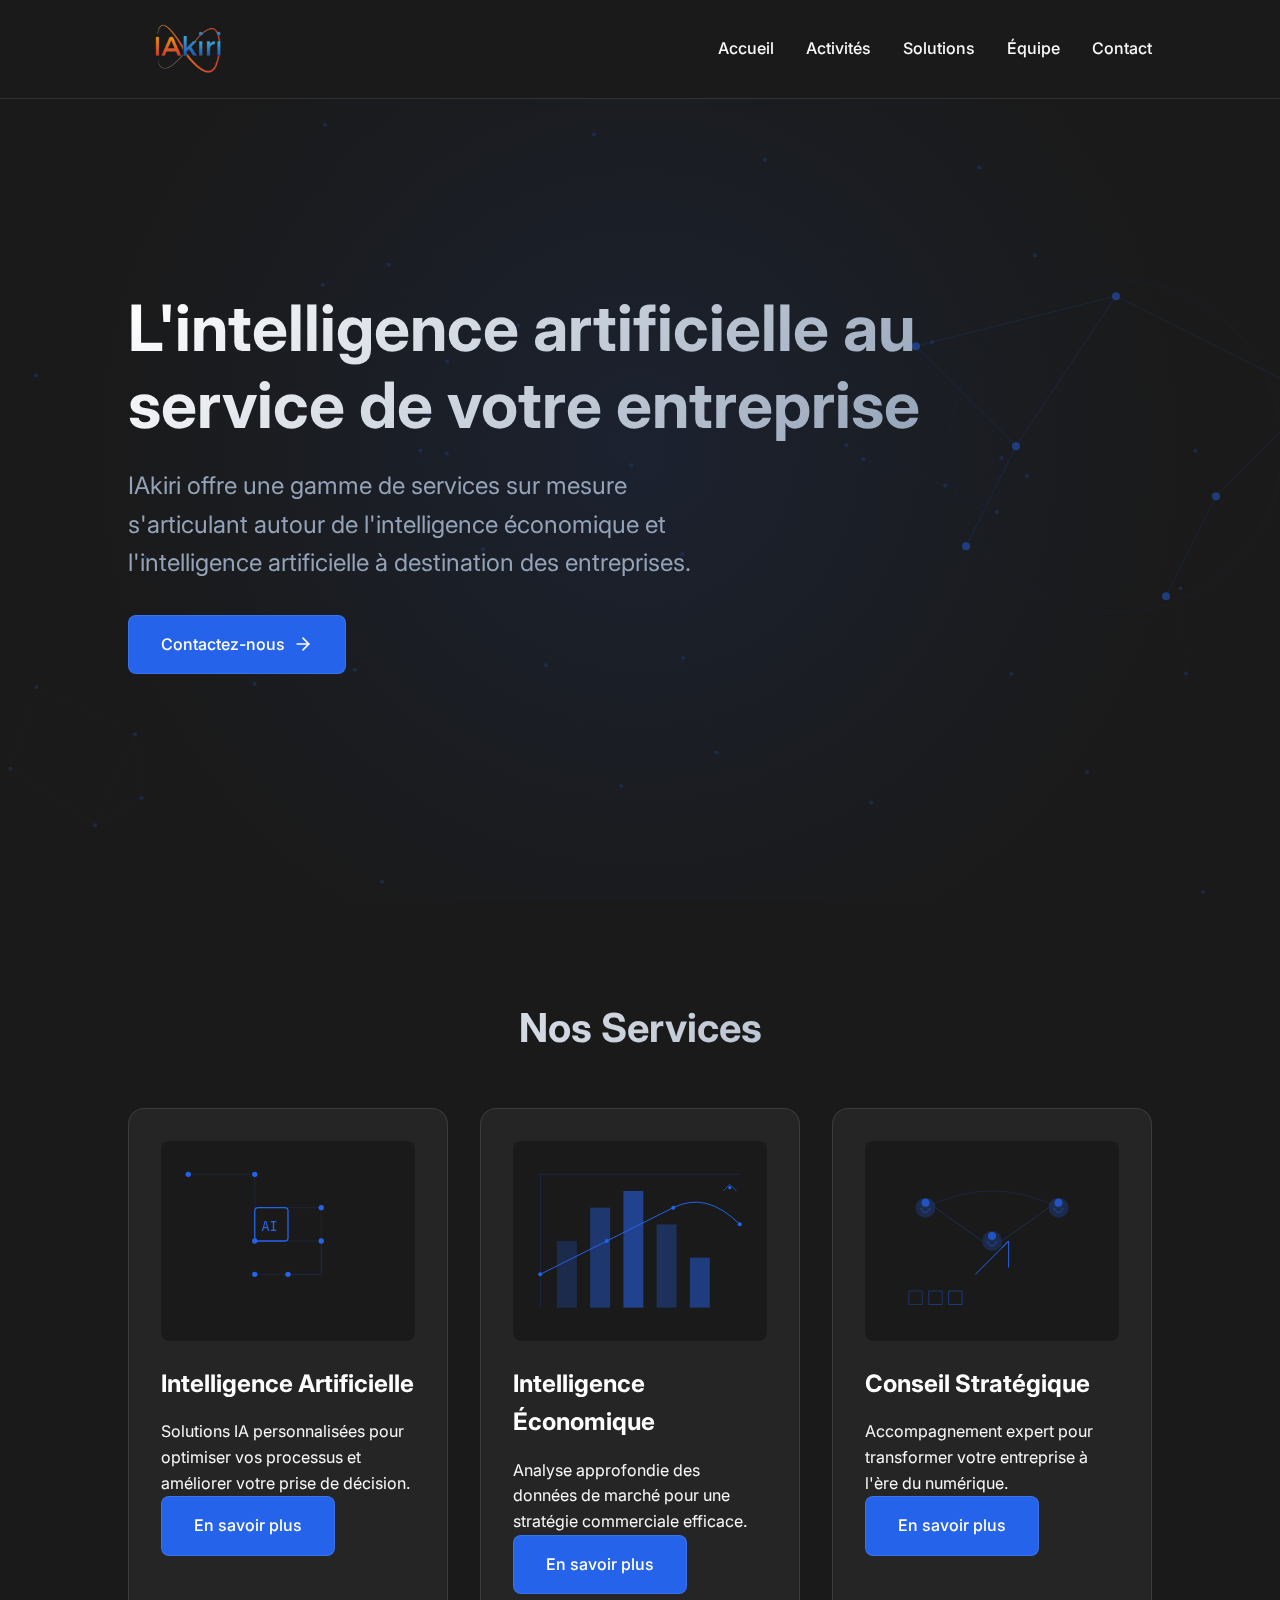
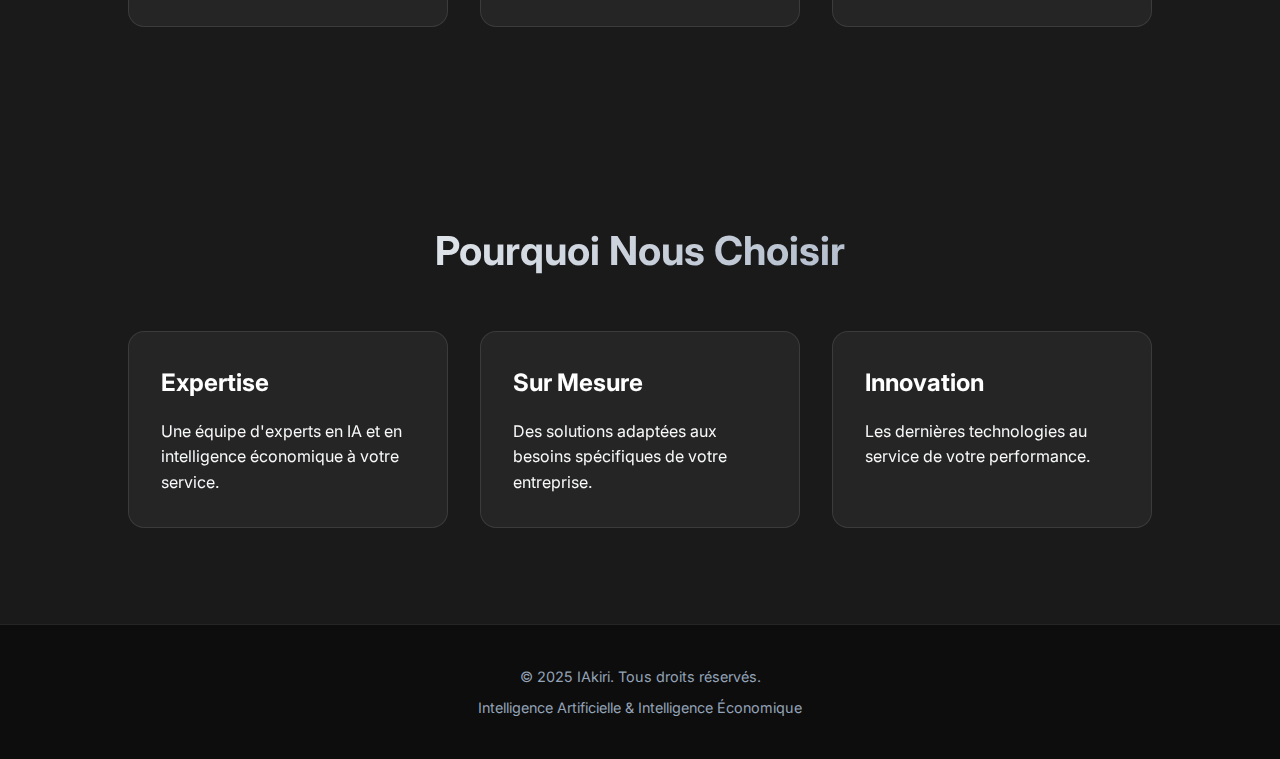
<file: index.html>
<!DOCTYPE html>
<html lang="fr">
<head>
    <meta charset="UTF-8">
    <meta name="viewport" content="width=device-width, initial-scale=1.0">
    <title>IAkiri - Intelligence Artificielle & Intelligence Économique</title>
    <link rel="icon" type="image/svg+xml" href="images/logo/logo.svg">
    <link href="https://fonts.googleapis.com/css2?family=Inter:wght@400;500;700&display=swap" rel="stylesheet">
    <link rel="stylesheet" href="css/style.css">
</head>
<body>
    <nav class="navbar">
        <a href="index.html" class="logo">
            <img src="images/logo/logo-removebg-preview.png" alt="IAkiri Logo">
        </a>
        <ul class="nav-links">
            <li><a href="index.html">Accueil</a></li>
            <li><a href="pages/activites.html">Activités</a></li>
            <li><a href="pages/solutions.html">Solutions</a></li>
            <li><a href="pages/equipe.html">Équipe</a></li>
            <li><a href="pages/contact.html">Contact</a></li>
        </ul>
    </nav>

    <section class="hero">
        <div class="hero-content">
            <h1>L'intelligence artificielle au service de votre entreprise</h1>
            <p class="subtitle">IAkiri offre une gamme de services sur mesure s'articulant autour de l'intelligence économique et l'intelligence artificielle à destination des entreprises.</p>
            <a href="pages/contact.html" class="button">
                Contactez-nous
                <svg xmlns="http://www.w3.org/2000/svg" width="20" height="20" viewBox="0 0 24 24" fill="none" stroke="currentColor" stroke-width="2" stroke-linecap="round" stroke-linejoin="round">
                    <line x1="5" y1="12" x2="19" y2="12"></line>
                    <polyline points="12 5 19 12 12 19"></polyline>
                </svg>
            </a>
        </div>
        <div class="hero-image">
            <img src="assets/images/ai-illustration.svg" alt="Intelligence Artificielle Illustration" />
        </div>
    </section>

    <section class="section">
        <h2 class="section-title">Nos Services</h2>
        <div class="cards-grid">
            <div class="card">
                <div class="card-image">
                    <img src="assets/images/ai-service.svg" alt="Intelligence Artificielle" />
                </div>
                <h3>Intelligence Artificielle</h3>
                <p>Solutions IA personnalisées pour optimiser vos processus et améliorer votre prise de décision.</p>
                <a href="pages/solutions.html#ia" class="button">En savoir plus</a>
            </div>
            <div class="card">
                <div class="card-image">
                    <img src="assets/images/business-intelligence.svg" alt="Intelligence Économique" />
                </div>
                <h3>Intelligence Économique</h3>
                <p>Analyse approfondie des données de marché pour une stratégie commerciale efficace.</p>
                <a href="pages/solutions.html#ie" class="button">En savoir plus</a>
            </div>
            <div class="card">
                <div class="card-image">
                    <img src="assets/images/consulting.svg" alt="Conseil Stratégique" />
                </div>
                <h3>Conseil Stratégique</h3>
                <p>Accompagnement expert pour transformer votre entreprise à l'ère du numérique.</p>
                <a href="pages/solutions.html#conseil" class="button">En savoir plus</a>
            </div>
        </div>
    </section>

    <section class="section">
        <h2 class="section-title">Pourquoi Nous Choisir</h2>
        <div class="cards-grid">
            <div class="card">
                <h3>Expertise</h3>
                <p>Une équipe d'experts en IA et en intelligence économique à votre service.</p>
            </div>
            <div class="card">
                <h3>Sur Mesure</h3>
                <p>Des solutions adaptées aux besoins spécifiques de votre entreprise.</p>
            </div>
            <div class="card">
                <h3>Innovation</h3>
                <p>Les dernières technologies au service de votre performance.</p>
            </div>
        </div>
    </section>

    <footer class="footer">
        <p>© 2025 IAkiri. Tous droits réservés.</p>
        <p>Intelligence Artificielle & Intelligence Économique</p>
    </footer>

    <script src="js/background.js"></script>
</body>
</html>
</file>
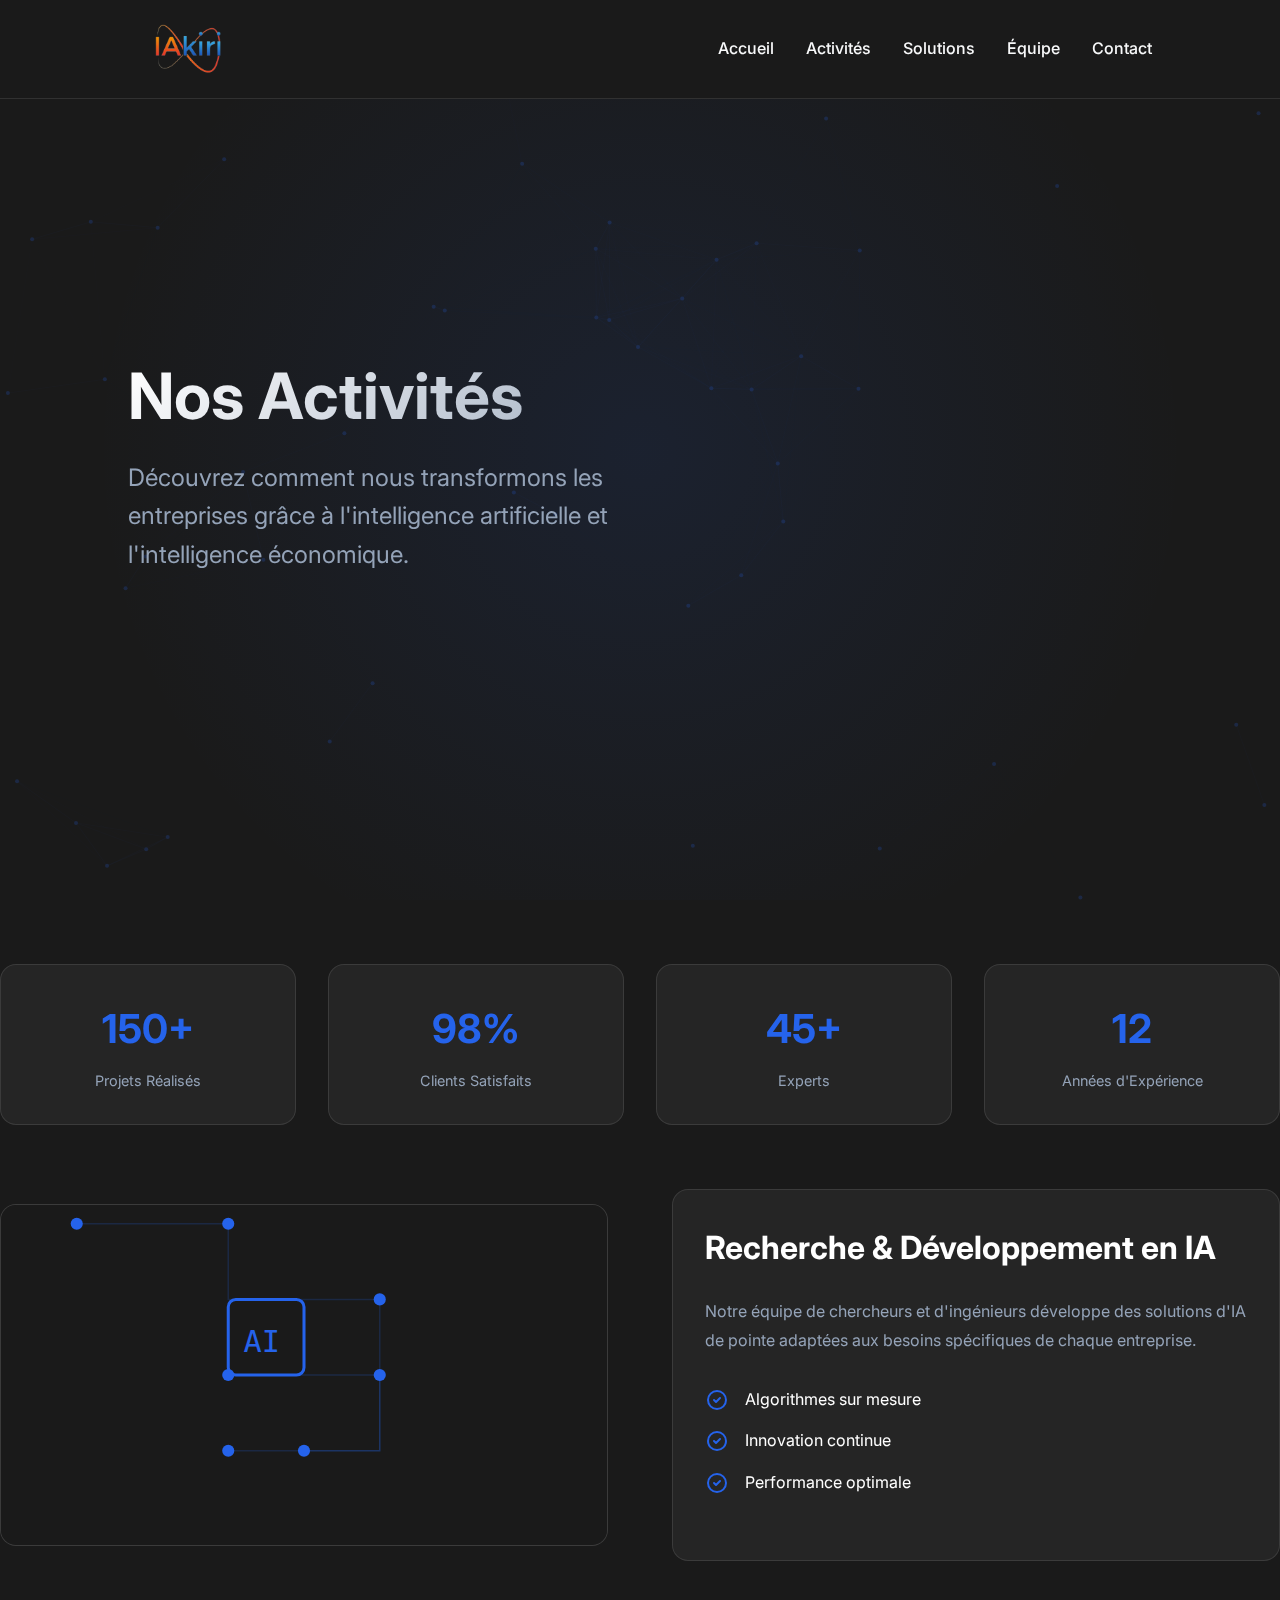
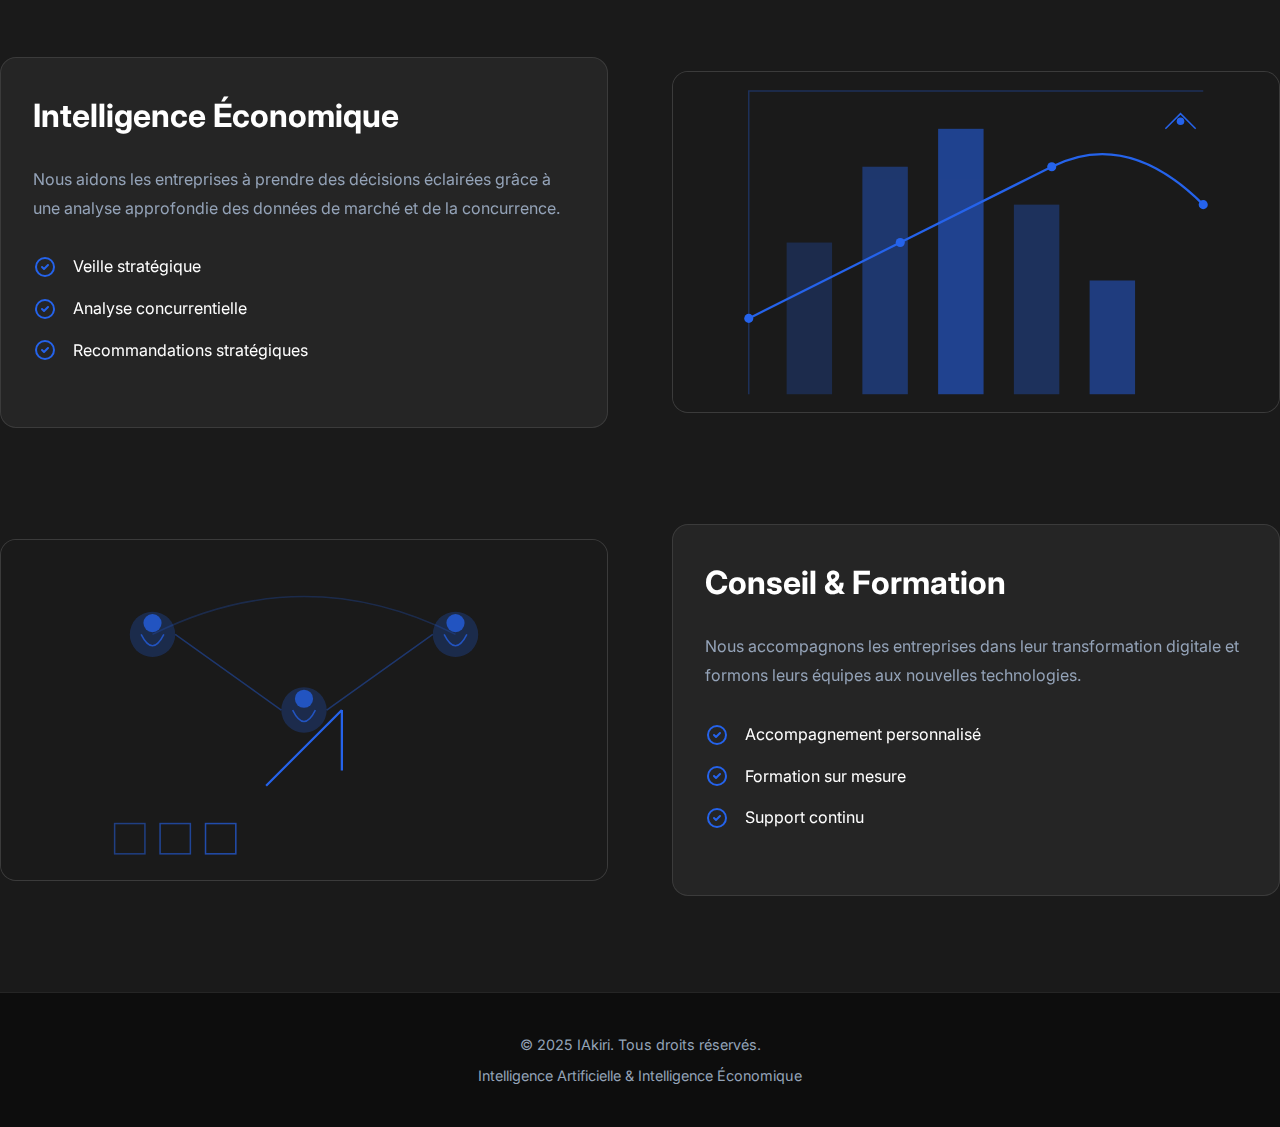
<file: pages/activites.html>
<!DOCTYPE html>
<html lang="fr">
<head>
    <meta charset="UTF-8">
    <meta name="viewport" content="width=device-width, initial-scale=1.0">
    <title>Nos Activités - IAkiri</title>
    <link rel="icon" type="image/svg+xml" href="../images/logo/logo.svg">
    <link href="https://fonts.googleapis.com/css2?family=Inter:wght@400;500;700&display=swap" rel="stylesheet">
    <link rel="stylesheet" href="../css/style.css">
    <style>
        .activity-section {
            margin-bottom: 6rem;
            position: relative;
            overflow: hidden;
        }

        .activity-content {
            display: grid;
            grid-template-columns: 1fr 1fr;
            gap: 4rem;
            align-items: center;
        }

        .activity-image {
            position: relative;
            border-radius: 16px;
            overflow: hidden;
            aspect-ratio: 16/9;
            background: rgba(255, 255, 255, 0.05);
            border: 1px solid rgba(255, 255, 255, 0.1);
        }

        .activity-image img {
            width: 100%;
            height: 100%;
            object-fit: cover;
        }

        .activity-text {
            padding: 2rem;
            background: rgba(255, 255, 255, 0.05);
            border: 1px solid rgba(255, 255, 255, 0.1);
            border-radius: 16px;
            backdrop-filter: blur(10px);
        }

        .activity-text h3 {
            font-size: 2rem;
            margin-bottom: 1.5rem;
            color: #fff;
        }

        .activity-text p {
            color: #94a3b8;
            margin-bottom: 1.5rem;
            line-height: 1.8;
        }

        .features-list {
            list-style: none;
            padding: 0;
            margin: 2rem 0;
        }

        .feature-item {
            display: flex;
            align-items: center;
            gap: 1rem;
            margin-bottom: 1rem;
            color: #fff;
        }

        .feature-icon {
            width: 24px;
            height: 24px;
            color: var(--primary);
        }

        .stats-grid {
            display: grid;
            grid-template-columns: repeat(auto-fit, minmax(200px, 1fr));
            gap: 2rem;
            margin: 4rem 0;
        }

        .stat-card {
            text-align: center;
            padding: 2rem;
            background: rgba(255, 255, 255, 0.05);
            border: 1px solid rgba(255, 255, 255, 0.1);
            border-radius: 16px;
            backdrop-filter: blur(10px);
        }

        .stat-number {
            font-size: 2.5rem;
            font-weight: 700;
            color: var(--primary);
            margin-bottom: 0.5rem;
        }

        .stat-label {
            color: #94a3b8;
            font-size: 0.9rem;
        }

        @media (max-width: 768px) {
            .activity-content {
                grid-template-columns: 1fr;
                gap: 2rem;
            }
        }
    </style>
</head>
<body>
    <nav class="navbar">
        <a href="../index.html" class="logo">
            <img src="../images/logo/logo-removebg-preview.png" alt="IAkiri Logo">
        </a>
        <ul class="nav-links">
            <li><a href="../index.html">Accueil</a></li>
            <li><a href="activites.html">Activités</a></li>
            <li><a href="solutions.html">Solutions</a></li>
            <li><a href="equipe.html">Équipe</a></li>
            <li><a href="contact.html">Contact</a></li>
        </ul>
    </nav>

    <section class="hero">
        <div class="hero-content">
            <h1>Nos Activités</h1>
            <p class="subtitle">Découvrez comment nous transformons les entreprises grâce à l'intelligence artificielle et l'intelligence économique.</p>
        </div>
    </section>

    <div class="stats-grid">
        <div class="stat-card">
            <div class="stat-number">150+</div>
            <div class="stat-label">Projets Réalisés</div>
        </div>
        <div class="stat-card">
            <div class="stat-number">98%</div>
            <div class="stat-label">Clients Satisfaits</div>
        </div>
        <div class="stat-card">
            <div class="stat-number">45+</div>
            <div class="stat-label">Experts</div>
        </div>
        <div class="stat-card">
            <div class="stat-number">12</div>
            <div class="stat-label">Années d'Expérience</div>
        </div>
    </div>

    <section class="activity-section">
        <div class="activity-content">
            <div class="activity-image">
                <img src="../assets/images/ai-service.svg" alt="Recherche en IA">
            </div>
            <div class="activity-text">
                <h3>Recherche & Développement en IA</h3>
                <p>Notre équipe de chercheurs et d'ingénieurs développe des solutions d'IA de pointe adaptées aux besoins spécifiques de chaque entreprise.</p>
                <ul class="features-list">
                    <li class="feature-item">
                        <svg class="feature-icon" xmlns="http://www.w3.org/2000/svg" fill="none" viewBox="0 0 24 24" stroke="currentColor">
                            <path stroke-linecap="round" stroke-linejoin="round" stroke-width="2" d="M9 12l2 2 4-4m6 2a9 9 0 11-18 0 9 9 0 0118 0z" />
                        </svg>
                        Algorithmes sur mesure
                    </li>
                    <li class="feature-item">
                        <svg class="feature-icon" xmlns="http://www.w3.org/2000/svg" fill="none" viewBox="0 0 24 24" stroke="currentColor">
                            <path stroke-linecap="round" stroke-linejoin="round" stroke-width="2" d="M9 12l2 2 4-4m6 2a9 9 0 11-18 0 9 9 0 0118 0z" />
                        </svg>
                        Innovation continue
                    </li>
                    <li class="feature-item">
                        <svg class="feature-icon" xmlns="http://www.w3.org/2000/svg" fill="none" viewBox="0 0 24 24" stroke="currentColor">
                            <path stroke-linecap="round" stroke-linejoin="round" stroke-width="2" d="M9 12l2 2 4-4m6 2a9 9 0 11-18 0 9 9 0 0118 0z" />
                        </svg>
                        Performance optimale
                    </li>
                </ul>
            </div>
        </div>
    </section>

    <section class="activity-section">
        <div class="activity-content">
            <div class="activity-text">
                <h3>Intelligence Économique</h3>
                <p>Nous aidons les entreprises à prendre des décisions éclairées grâce à une analyse approfondie des données de marché et de la concurrence.</p>
                <ul class="features-list">
                    <li class="feature-item">
                        <svg class="feature-icon" xmlns="http://www.w3.org/2000/svg" fill="none" viewBox="0 0 24 24" stroke="currentColor">
                            <path stroke-linecap="round" stroke-linejoin="round" stroke-width="2" d="M9 12l2 2 4-4m6 2a9 9 0 11-18 0 9 9 0 0118 0z" />
                        </svg>
                        Veille stratégique
                    </li>
                    <li class="feature-item">
                        <svg class="feature-icon" xmlns="http://www.w3.org/2000/svg" fill="none" viewBox="0 0 24 24" stroke="currentColor">
                            <path stroke-linecap="round" stroke-linejoin="round" stroke-width="2" d="M9 12l2 2 4-4m6 2a9 9 0 11-18 0 9 9 0 0118 0z" />
                        </svg>
                        Analyse concurrentielle
                    </li>
                    <li class="feature-item">
                        <svg class="feature-icon" xmlns="http://www.w3.org/2000/svg" fill="none" viewBox="0 0 24 24" stroke="currentColor">
                            <path stroke-linecap="round" stroke-linejoin="round" stroke-width="2" d="M9 12l2 2 4-4m6 2a9 9 0 11-18 0 9 9 0 0118 0z" />
                        </svg>
                        Recommandations stratégiques
                    </li>
                </ul>
            </div>
            <div class="activity-image">
                <img src="../assets/images/business-intelligence.svg" alt="Intelligence Économique">
            </div>
        </div>
    </section>

    <section class="activity-section">
        <div class="activity-content">
            <div class="activity-image">
                <img src="../assets/images/consulting.svg" alt="Conseil">
            </div>
            <div class="activity-text">
                <h3>Conseil & Formation</h3>
                <p>Nous accompagnons les entreprises dans leur transformation digitale et formons leurs équipes aux nouvelles technologies.</p>
                <ul class="features-list">
                    <li class="feature-item">
                        <svg class="feature-icon" xmlns="http://www.w3.org/2000/svg" fill="none" viewBox="0 0 24 24" stroke="currentColor">
                            <path stroke-linecap="round" stroke-linejoin="round" stroke-width="2" d="M9 12l2 2 4-4m6 2a9 9 0 11-18 0 9 9 0 0118 0z" />
                        </svg>
                        Accompagnement personnalisé
                    </li>
                    <li class="feature-item">
                        <svg class="feature-icon" xmlns="http://www.w3.org/2000/svg" fill="none" viewBox="0 0 24 24" stroke="currentColor">
                            <path stroke-linecap="round" stroke-linejoin="round" stroke-width="2" d="M9 12l2 2 4-4m6 2a9 9 0 11-18 0 9 9 0 0118 0z" />
                        </svg>
                        Formation sur mesure
                    </li>
                    <li class="feature-item">
                        <svg class="feature-icon" xmlns="http://www.w3.org/2000/svg" fill="none" viewBox="0 0 24 24" stroke="currentColor">
                            <path stroke-linecap="round" stroke-linejoin="round" stroke-width="2" d="M9 12l2 2 4-4m6 2a9 9 0 11-18 0 9 9 0 0118 0z" />
                        </svg>
                        Support continu
                    </li>
                </ul>
            </div>
        </div>
    </section>

    <footer class="footer">
        <p>© 2025 IAkiri. Tous droits réservés.</p>
        <p>Intelligence Artificielle & Intelligence Économique</p>
    </footer>

    <script src="../js/background.js"></script>
</body>
</html>
</file>
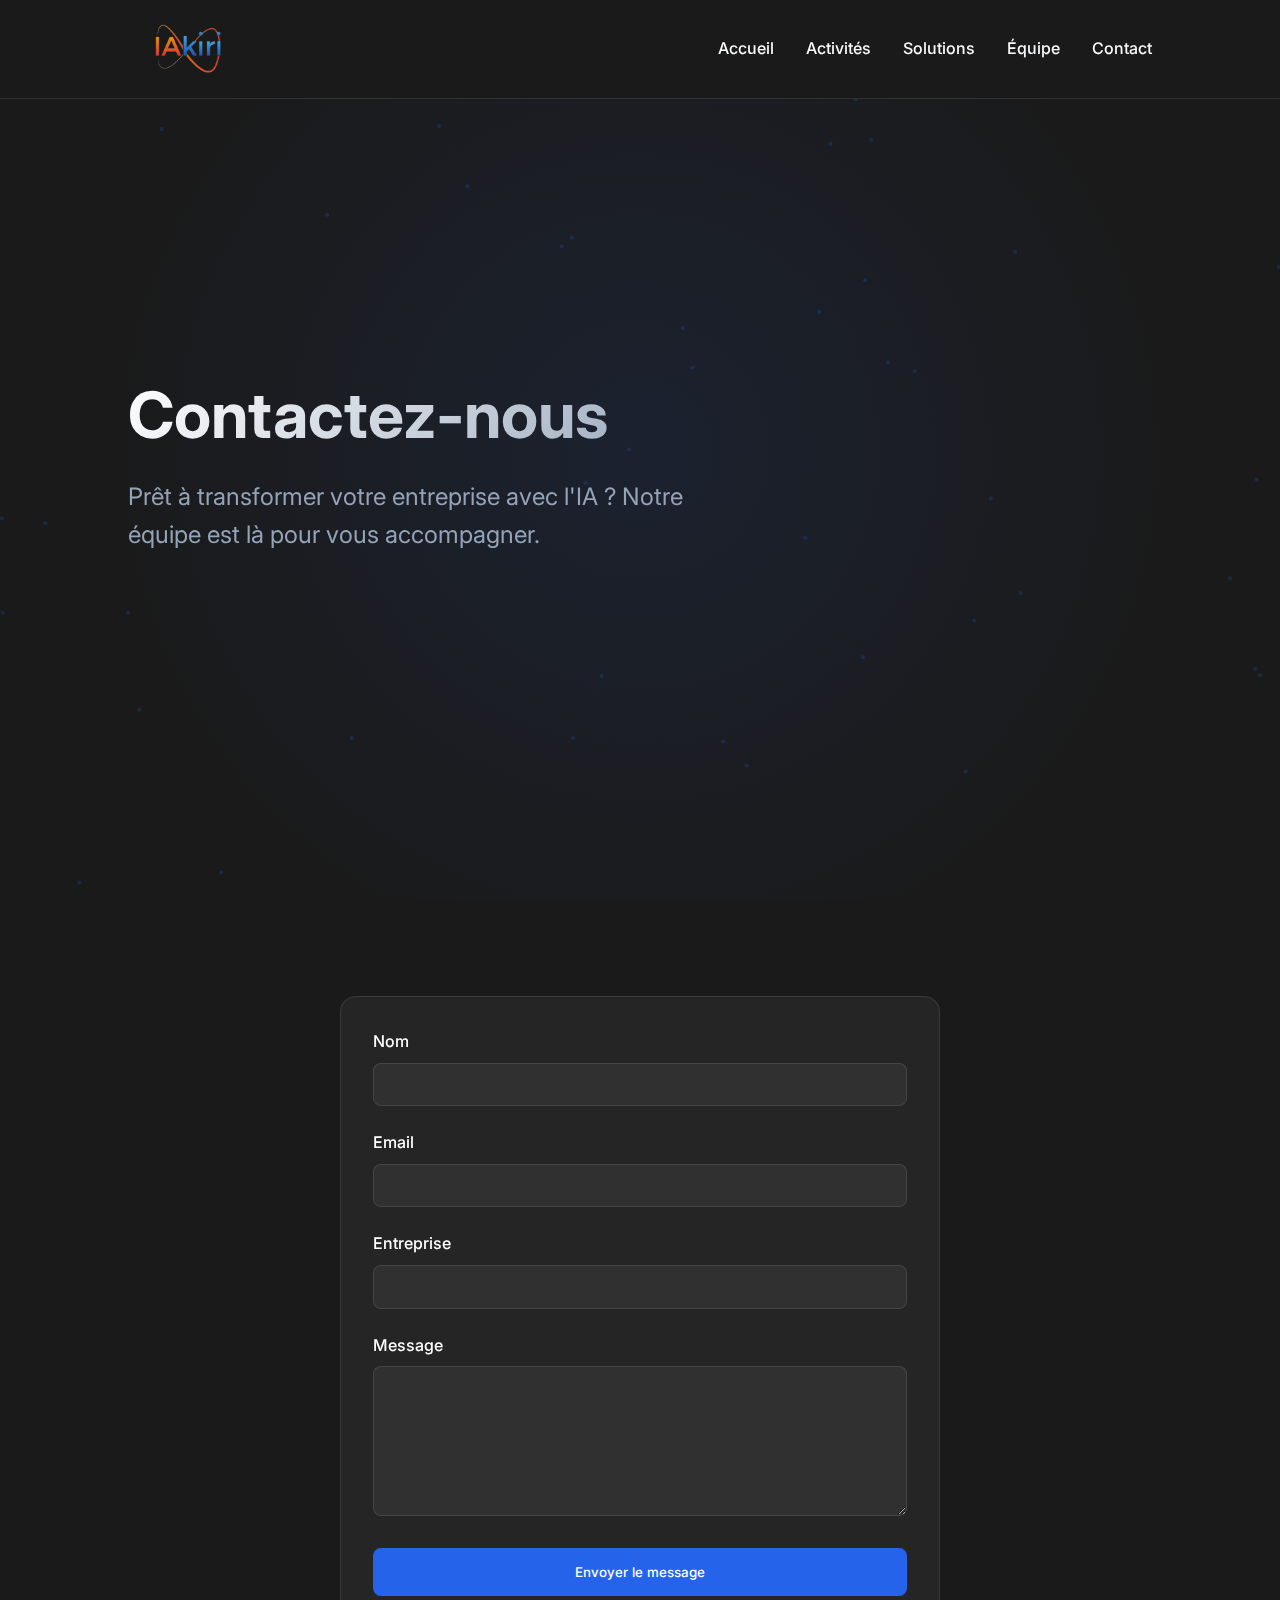
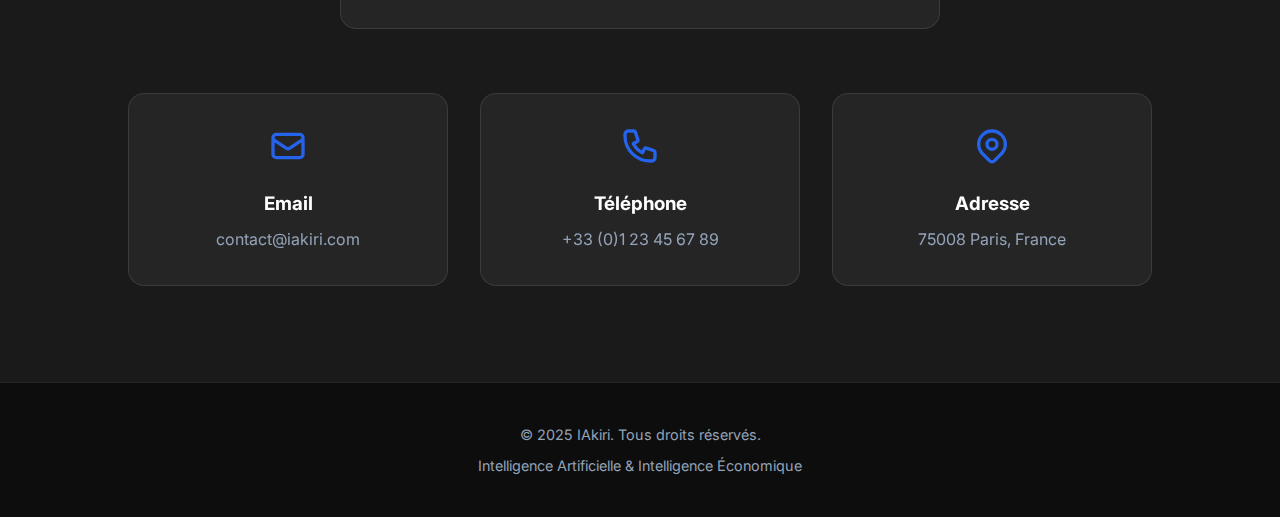
<file: pages/contact.html>
<!DOCTYPE html>
<html lang="fr">
<head>
    <meta charset="UTF-8">
    <meta name="viewport" content="width=device-width, initial-scale=1.0">
    <title>Contact - IAkiri</title>
    <link rel="icon" type="image/svg+xml" href="../images/logo/logo.svg">
    <link href="https://fonts.googleapis.com/css2?family=Inter:wght@400;500;700&display=swap" rel="stylesheet">
    <link rel="stylesheet" href="../css/style.css">
    <style>
        .contact-form {
            max-width: 600px;
            margin: 0 auto;
            padding: 2rem;
            background: rgba(255, 255, 255, 0.05);
            border: 1px solid rgba(255, 255, 255, 0.1);
            border-radius: 16px;
            backdrop-filter: blur(10px);
        }

        .form-group {
            margin-bottom: 1.5rem;
        }

        .form-group label {
            display: block;
            margin-bottom: 0.5rem;
            color: #fff;
            font-weight: 500;
        }

        .form-group input,
        .form-group textarea {
            width: 100%;
            padding: 0.8rem;
            background: rgba(255, 255, 255, 0.05);
            border: 1px solid rgba(255, 255, 255, 0.1);
            border-radius: 8px;
            color: #fff;
            font-family: 'Inter', sans-serif;
            transition: all 0.3s ease;
        }

        .form-group input:focus,
        .form-group textarea:focus {
            outline: none;
            border-color: var(--primary);
            box-shadow: 0 0 0 2px rgba(37, 99, 235, 0.2);
        }

        .form-group textarea {
            min-height: 150px;
            resize: vertical;
        }

        .contact-info-grid {
            display: grid;
            grid-template-columns: repeat(auto-fit, minmax(250px, 1fr));
            gap: 2rem;
            margin-top: 4rem;
        }

        .contact-info-item {
            text-align: center;
            padding: 2rem;
            background: rgba(255, 255, 255, 0.05);
            border: 1px solid rgba(255, 255, 255, 0.1);
            border-radius: 16px;
            backdrop-filter: blur(10px);
        }

        .contact-info-item svg {
            width: 40px;
            height: 40px;
            margin-bottom: 1rem;
            color: var(--primary);
        }

        .contact-info-item h3 {
            margin-bottom: 0.5rem;
            color: #fff;
        }

        .contact-info-item p {
            color: #94a3b8;
        }

        .submit-button {
            width: 100%;
            padding: 1rem;
            background: var(--primary);
            color: white;
            border: none;
            border-radius: 8px;
            font-weight: 500;
            cursor: pointer;
            transition: all 0.3s ease;
        }

        .submit-button:hover {
            background: var(--secondary);
            transform: translateY(-2px);
        }
    </style>
</head>
<body>
    <nav class="navbar">
        <a href="../index.html" class="logo">
            <img src="../images/logo/logo-removebg-preview.png" alt="IAkiri Logo">
        </a>
        <ul class="nav-links">
            <li><a href="../index.html">Accueil</a></li>
            <li><a href="activites.html">Activités</a></li>
            <li><a href="solutions.html">Solutions</a></li>
            <li><a href="equipe.html">Équipe</a></li>
            <li><a href="contact.html">Contact</a></li>
        </ul>
    </nav>

    <section class="hero">
        <div class="hero-content">
            <h1>Contactez-nous</h1>
            <p class="subtitle">Prêt à transformer votre entreprise avec l'IA ? Notre équipe est là pour vous accompagner.</p>
        </div>
    </section>

    <section class="section">
        <div class="contact-form">
            <form id="contact-form">
                <div class="form-group">
                    <label for="name">Nom</label>
                    <input type="text" id="name" name="name" required>
                </div>
                <div class="form-group">
                    <label for="email">Email</label>
                    <input type="email" id="email" name="email" required>
                </div>
                <div class="form-group">
                    <label for="company">Entreprise</label>
                    <input type="text" id="company" name="company">
                </div>
                <div class="form-group">
                    <label for="message">Message</label>
                    <textarea id="message" name="message" required></textarea>
                </div>
                <button type="submit" class="submit-button">Envoyer le message</button>
            </form>
        </div>

        <div class="contact-info-grid">
            <div class="contact-info-item">
                <svg xmlns="http://www.w3.org/2000/svg" fill="none" viewBox="0 0 24 24" stroke="currentColor">
                    <path stroke-linecap="round" stroke-linejoin="round" stroke-width="2" d="M3 8l7.89 5.26a2 2 0 002.22 0L21 8M5 19h14a2 2 0 002-2V7a2 2 0 00-2-2H5a2 2 0 00-2 2v10a2 2 0 002 2z" />
                </svg>
                <h3>Email</h3>
                <p>contact@iakiri.com</p>
            </div>
            <div class="contact-info-item">
                <svg xmlns="http://www.w3.org/2000/svg" fill="none" viewBox="0 0 24 24" stroke="currentColor">
                    <path stroke-linecap="round" stroke-linejoin="round" stroke-width="2" d="M3 5a2 2 0 012-2h3.28a1 1 0 01.948.684l1.498 4.493a1 1 0 01-.502 1.21l-2.257 1.13a11.042 11.042 0 005.516 5.516l1.13-2.257a1 1 0 011.21-.502l4.493 1.498a1 1 0 01.684.949V19a2 2 0 01-2 2h-1C9.716 21 3 14.284 3 6V5z" />
                </svg>
                <h3>Téléphone</h3>
                <p>+33 (0)1 23 45 67 89</p>
            </div>
            <div class="contact-info-item">
                <svg xmlns="http://www.w3.org/2000/svg" fill="none" viewBox="0 0 24 24" stroke="currentColor">
                    <path stroke-linecap="round" stroke-linejoin="round" stroke-width="2" d="M17.657 16.657L13.414 20.9a1.998 1.998 0 01-2.827 0l-4.244-4.243a8 8 0 1111.314 0z" />
                    <path stroke-linecap="round" stroke-linejoin="round" stroke-width="2" d="M15 11a3 3 0 11-6 0 3 3 0 016 0z" />
                </svg>
                <h3>Adresse</h3>
                <p>75008 Paris, France</p>
            </div>
        </div>
    </section>

    <footer class="footer">
        <p>© 2025 IAkiri. Tous droits réservés.</p>
        <p>Intelligence Artificielle & Intelligence Économique</p>
    </footer>

    <script src="../js/background.js"></script>
</body>
</html>
</file>
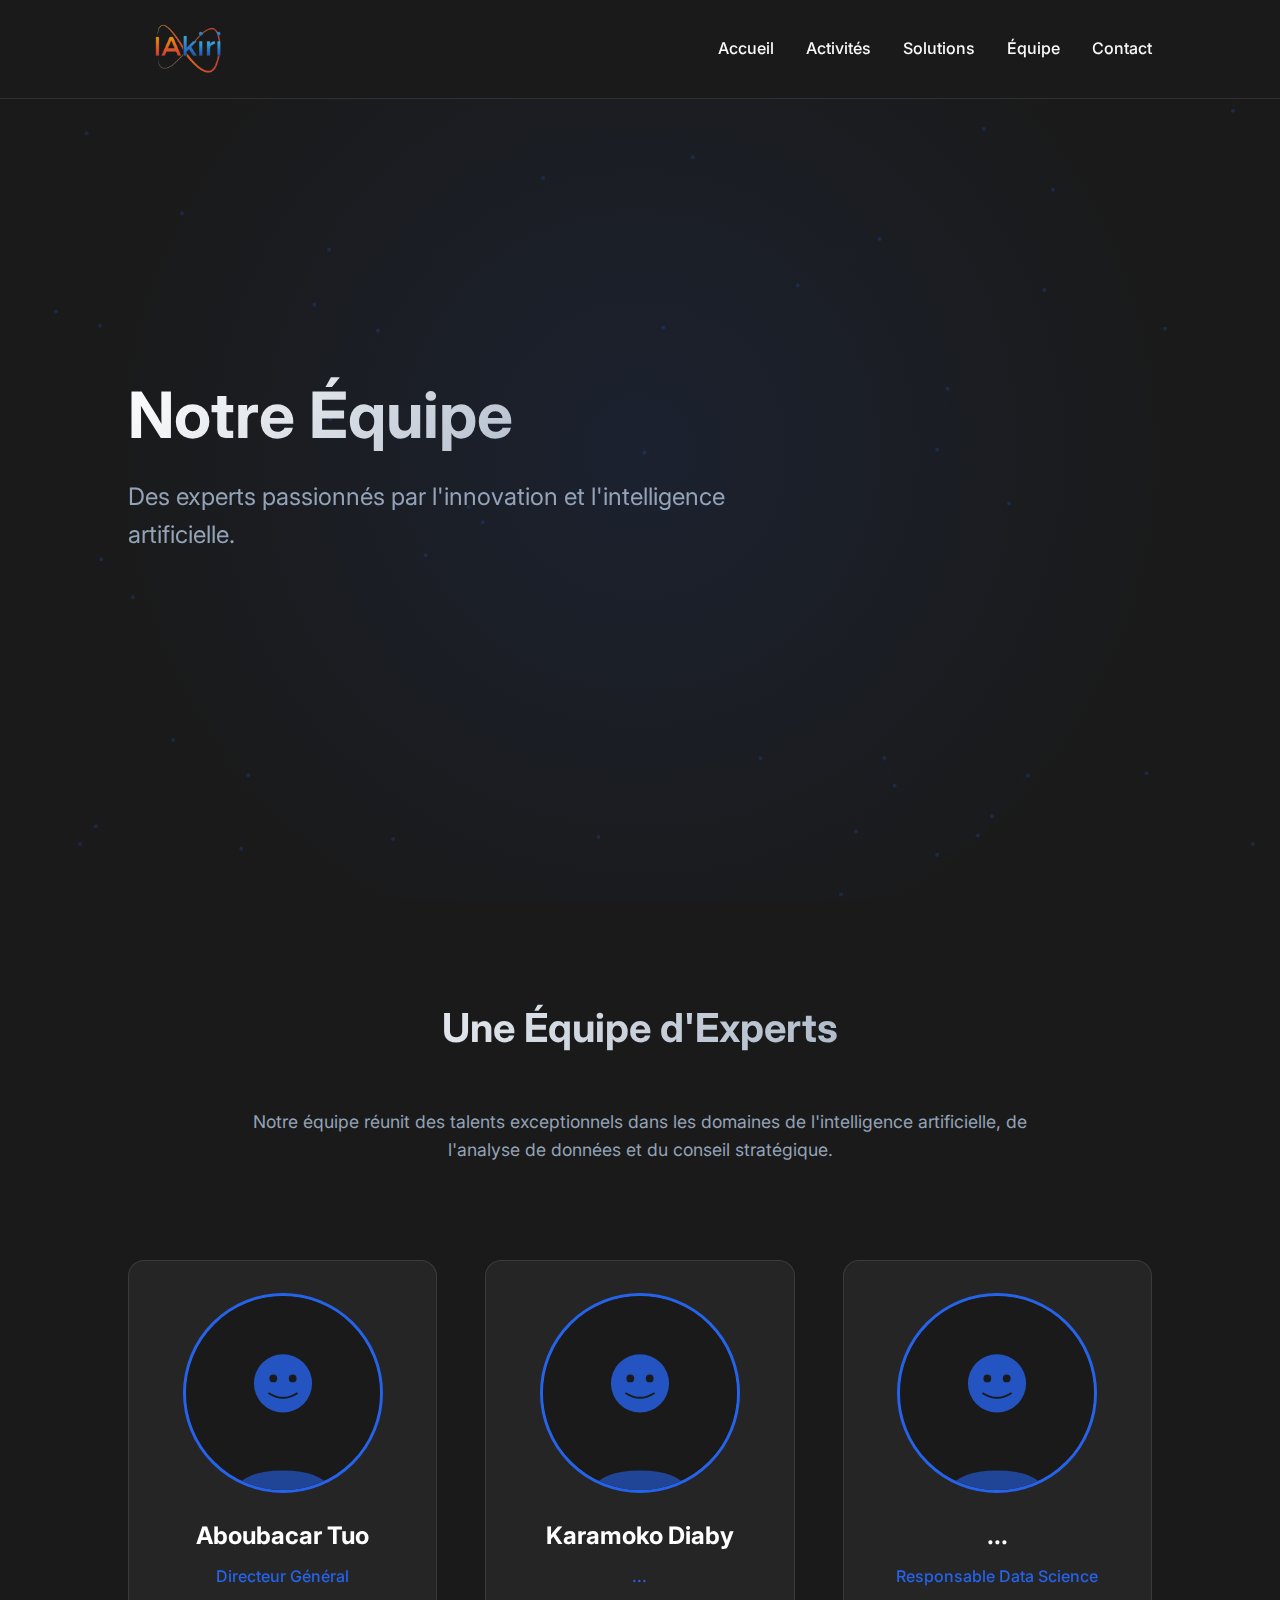
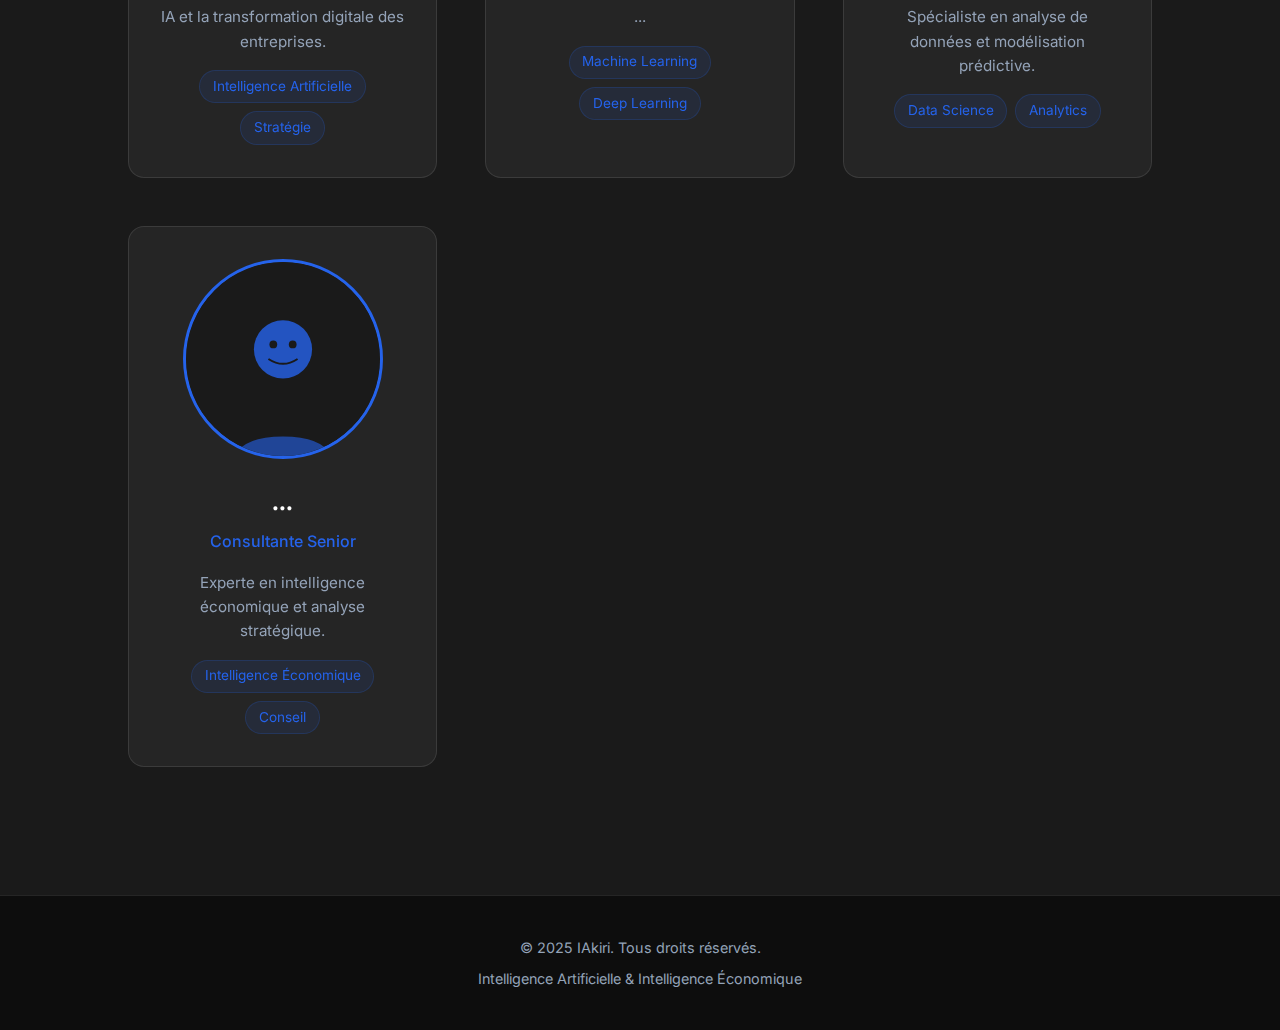
<file: pages/equipe.html>
<!DOCTYPE html>
<html lang="fr">
<head>
    <meta charset="UTF-8">
    <meta name="viewport" content="width=device-width, initial-scale=1.0">
    <title>Notre Équipe - IAkiri</title>
    <link rel="icon" type="image/svg+xml" href="../images/logo/logo.svg">
    <link href="https://fonts.googleapis.com/css2?family=Inter:wght@400;500;700&display=swap" rel="stylesheet">
    <link rel="stylesheet" href="../css/style.css">
    <style>
        .team-grid {
            display: grid;
            grid-template-columns: repeat(auto-fit, minmax(280px, 1fr));
            gap: 3rem;
            padding: 2rem 0;
        }

        .team-member {
            text-align: center;
            background: rgba(255, 255, 255, 0.05);
            border: 1px solid rgba(255, 255, 255, 0.1);
            border-radius: 16px;
            padding: 2rem;
            transition: all 0.3s ease;
            backdrop-filter: blur(10px);
        }

        .team-member:hover {
            transform: translateY(-10px);
            box-shadow: 0 4px 20px rgba(37, 99, 235, 0.2);
        }

        .member-photo {
            width: 200px;
            height: 200px;
            border-radius: 50%;
            margin: 0 auto 1.5rem;
            overflow: hidden;
            border: 3px solid var(--primary);
            position: relative;
        }

        .member-photo img {
            width: 100%;
            height: 100%;
            object-fit: cover;
        }

        .member-info h3 {
            color: #fff;
            font-size: 1.5rem;
            margin-bottom: 0.5rem;
        }

        .member-role {
            color: var(--primary);
            font-weight: 500;
            margin-bottom: 1rem;
        }

        .member-bio {
            color: #94a3b8;
            font-size: 0.95rem;
            line-height: 1.6;
        }

        .expertise-tags {
            display: flex;
            flex-wrap: wrap;
            gap: 0.5rem;
            justify-content: center;
            margin-top: 1rem;
        }

        .expertise-tag {
            background: rgba(37, 99, 235, 0.1);
            color: var(--primary);
            padding: 0.3rem 0.8rem;
            border-radius: 20px;
            font-size: 0.85rem;
            border: 1px solid rgba(37, 99, 235, 0.2);
        }

        .section-intro {
            text-align: center;
            max-width: 800px;
            margin: 0 auto 4rem;
        }

        .section-intro p {
            color: #94a3b8;
            font-size: 1.1rem;
            margin-top: 1rem;
        }
    </style>
</head>
<body>
    <nav class="navbar">
        <a href="../index.html" class="logo">
            <img src="../images/logo/logo-removebg-preview.png" alt="IAkiri Logo">
        </a>
        <ul class="nav-links">
            <li><a href="../index.html">Accueil</a></li>
            <li><a href="activites.html">Activités</a></li>
            <li><a href="solutions.html">Solutions</a></li>
            <li><a href="equipe.html">Équipe</a></li>
            <li><a href="contact.html">Contact</a></li>
        </ul>
    </nav>

    <section class="hero">
        <div class="hero-content">
            <h1>Notre Équipe</h1>
            <p class="subtitle">Des experts passionnés par l'innovation et l'intelligence artificielle.</p>
        </div>
    </section>

    <section class="section">
        <div class="section-intro">
            <h2 class="section-title">Une Équipe d'Experts</h2>
            <p>Notre équipe réunit des talents exceptionnels dans les domaines de l'intelligence artificielle, de l'analyse de données et du conseil stratégique.</p>
        </div>

        <div class="team-grid">
            <div class="team-member">
                <div class="member-photo">
                    <img src="../assets/images/team-profile.svg" alt="Directeur Général">
                </div>
                <div class="member-info">
                    <h3>Aboubacar Tuo</h3>
                    <div class="member-role">Directeur Général</div>
                    <p class="member-bio">IA et la transformation digitale des entreprises.</p>
                    <div class="expertise-tags">
                        <span class="expertise-tag">Intelligence Artificielle</span>
                        <span class="expertise-tag">Stratégie</span>
                    </div>
                </div>
            </div>

            <div class="team-member">
                <div class="member-photo">
                    <img src="../assets/images/team-profile.svg" alt="Directrice Technique">
                </div>
                <div class="member-info">
                    <h3>Karamoko Diaby</h3>
                    <div class="member-role">...</div>
                    <p class="member-bio">...</p>
                    <div class="expertise-tags">
                        <span class="expertise-tag">Machine Learning</span>
                        <span class="expertise-tag">Deep Learning</span>
                    </div>
                </div>
            </div>

            <div class="team-member">
                <div class="member-photo">
                    <img src="../assets/images/team-profile.svg" alt="Responsable Data Science">
                </div>
                <div class="member-info">
                    <h3>...</h3>
                    <div class="member-role">Responsable Data Science</div>
                    <p class="member-bio">Spécialiste en analyse de données et modélisation prédictive.</p>
                    <div class="expertise-tags">
                        <span class="expertise-tag">Data Science</span>
                        <span class="expertise-tag">Analytics</span>
                    </div>
                </div>
            </div>

            <div class="team-member">
                <div class="member-photo">
                    <img src="../assets/images/team-profile.svg" alt="Consultante Senior">
                </div>
                <div class="member-info">
                    <h3>...</h3>
                    <div class="member-role">Consultante Senior</div>
                    <p class="member-bio">Experte en intelligence économique et analyse stratégique.</p>
                    <div class="expertise-tags">
                        <span class="expertise-tag">Intelligence Économique</span>
                        <span class="expertise-tag">Conseil</span>
                    </div>
                </div>
            </div>
        </div>
    </section>

    <footer class="footer">
        <p>© 2025 IAkiri. Tous droits réservés.</p>
        <p>Intelligence Artificielle & Intelligence Économique</p>
    </footer>

    <script src="../js/background.js"></script>
</body>
</html>
</file>
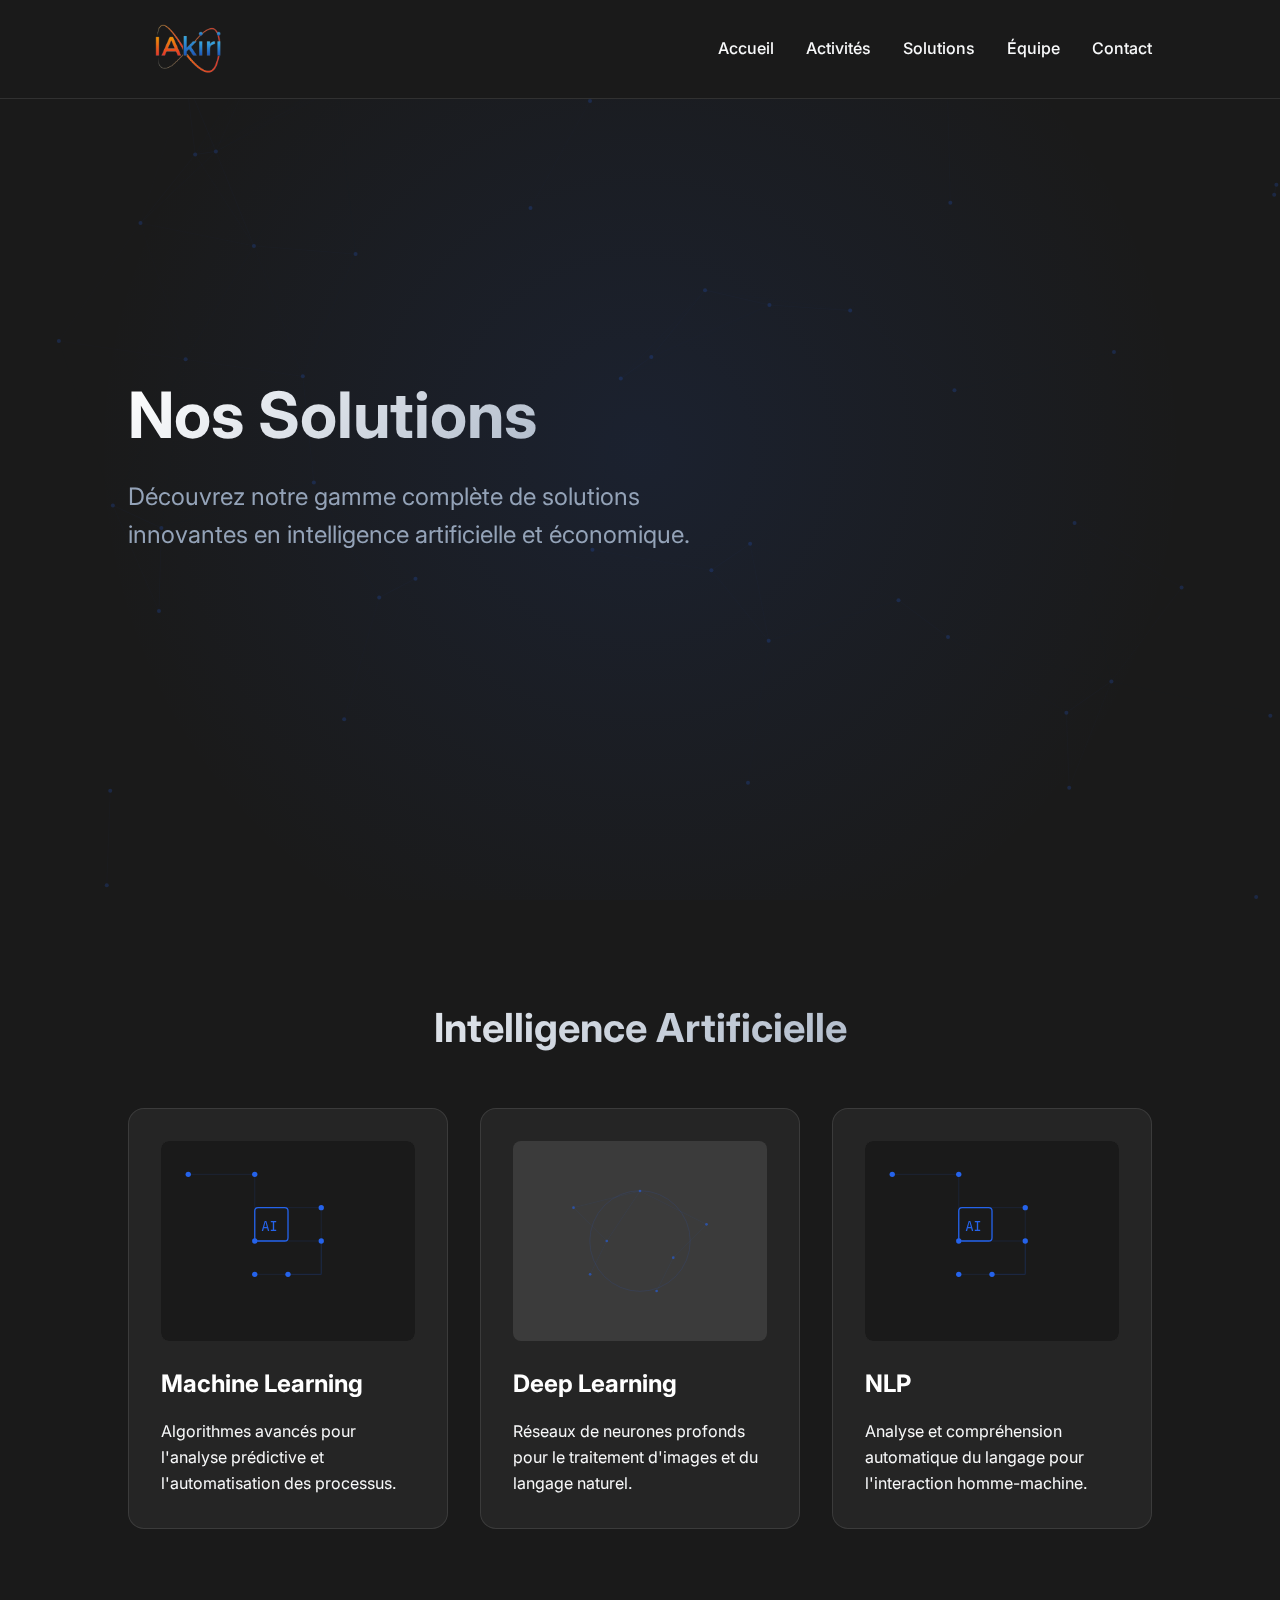
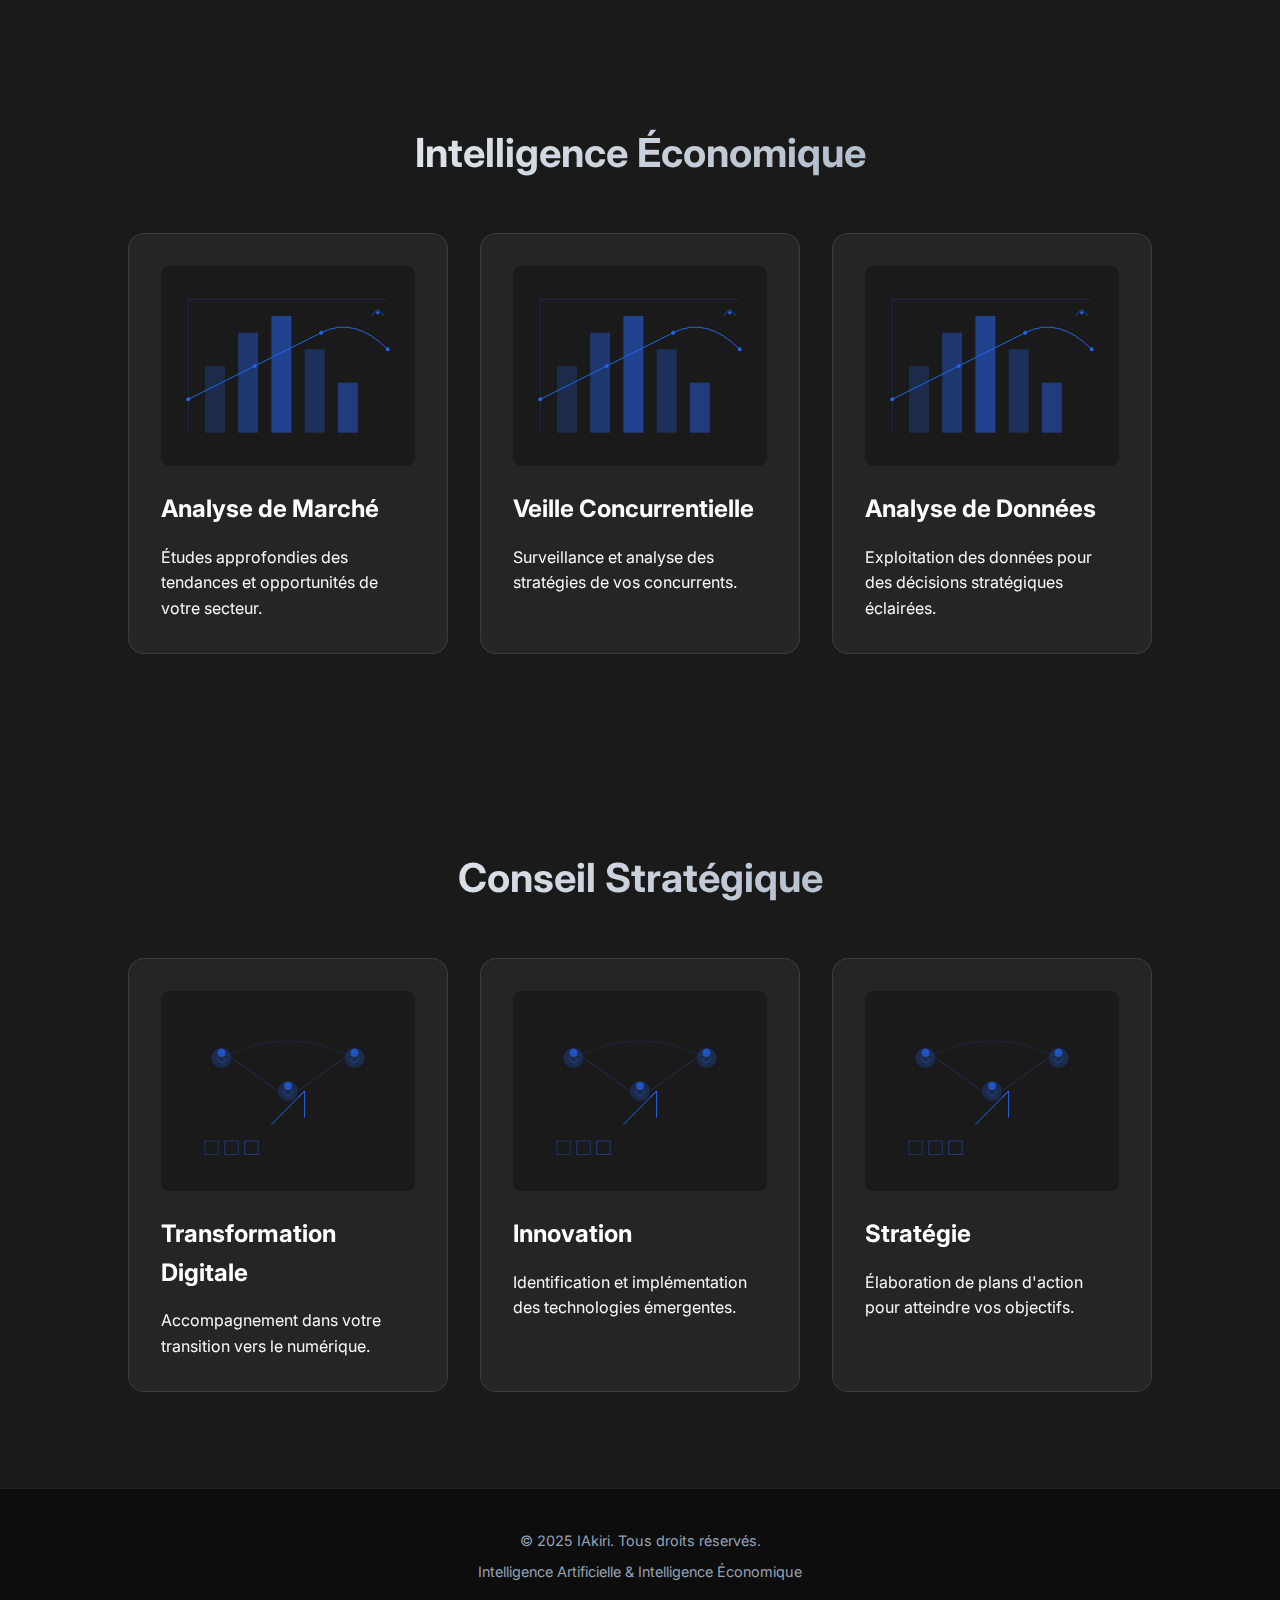
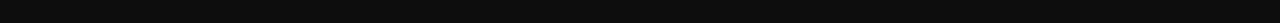
<file: pages/solutions.html>
<!DOCTYPE html>
<html lang="fr">
<head>
    <meta charset="UTF-8">
    <meta name="viewport" content="width=device-width, initial-scale=1.0">
    <title>Solutions - IAkiri</title>
    <link rel="icon" type="image/svg+xml" href="../images/logo/logo.svg">
    <link href="https://fonts.googleapis.com/css2?family=Inter:wght@400;500;700&display=swap" rel="stylesheet">
    <link rel="stylesheet" href="../css/style.css">
</head>
<body>
    <nav class="navbar">
        <a href="../index.html" class="logo">
            <img src="../images/logo/logo-removebg-preview.png" alt="IAkiri Logo">
        </a>
        <ul class="nav-links">
            <li><a href="../index.html">Accueil</a></li>
            <li><a href="activites.html">Activités</a></li>
            <li><a href="solutions.html">Solutions</a></li>
            <li><a href="equipe.html">Équipe</a></li>
            <li><a href="contact.html">Contact</a></li>
        </ul>
    </nav>

    <section class="hero">
        <div class="hero-content">
            <h1>Nos Solutions</h1>
            <p class="subtitle">Découvrez notre gamme complète de solutions innovantes en intelligence artificielle et économique.</p>
        </div>
    </section>

    <section id="ia" class="section">
        <h2 class="section-title">Intelligence Artificielle</h2>
        <div class="cards-grid">
            <div class="card">
                <div class="card-image">
                    <img src="../assets/images/ai-service.svg" alt="Machine Learning" />
                </div>
                <h3>Machine Learning</h3>
                <p>Algorithmes avancés pour l'analyse prédictive et l'automatisation des processus.</p>
            </div>
            <div class="card">
                <div class="card-image">
                    <img src="../assets/images/ai-illustration.svg" alt="Deep Learning" />
                </div>
                <h3>Deep Learning</h3>
                <p>Réseaux de neurones profonds pour le traitement d'images et du langage naturel.</p>
            </div>
            <div class="card">
                <div class="card-image">
                    <img src="../assets/images/ai-service.svg" alt="Traitement du Langage Naturel" />
                </div>
                <h3>NLP</h3>
                <p>Analyse et compréhension automatique du langage pour l'interaction homme-machine.</p>
            </div>
        </div>
    </section>

    <section id="ie" class="section">
        <h2 class="section-title">Intelligence Économique</h2>
        <div class="cards-grid">
            <div class="card">
                <div class="card-image">
                    <img src="../assets/images/business-intelligence.svg" alt="Analyse de Marché" />
                </div>
                <h3>Analyse de Marché</h3>
                <p>Études approfondies des tendances et opportunités de votre secteur.</p>
            </div>
            <div class="card">
                <div class="card-image">
                    <img src="../assets/images/business-intelligence.svg" alt="Veille Concurrentielle" />
                </div>
                <h3>Veille Concurrentielle</h3>
                <p>Surveillance et analyse des stratégies de vos concurrents.</p>
            </div>
            <div class="card">
                <div class="card-image">
                    <img src="../assets/images/business-intelligence.svg" alt="Analyse de Données" />
                </div>
                <h3>Analyse de Données</h3>
                <p>Exploitation des données pour des décisions stratégiques éclairées.</p>
            </div>
        </div>
    </section>

    <section id="conseil" class="section">
        <h2 class="section-title">Conseil Stratégique</h2>
        <div class="cards-grid">
            <div class="card">
                <div class="card-image">
                    <img src="../assets/images/consulting.svg" alt="Transformation Digitale" />
                </div>
                <h3>Transformation Digitale</h3>
                <p>Accompagnement dans votre transition vers le numérique.</p>
            </div>
            <div class="card">
                <div class="card-image">
                    <img src="../assets/images/consulting.svg" alt="Innovation" />
                </div>
                <h3>Innovation</h3>
                <p>Identification et implémentation des technologies émergentes.</p>
            </div>
            <div class="card">
                <div class="card-image">
                    <img src="../assets/images/consulting.svg" alt="Stratégie" />
                </div>
                <h3>Stratégie</h3>
                <p>Élaboration de plans d'action pour atteindre vos objectifs.</p>
            </div>
        </div>
    </section>

    <footer class="footer">
        <p>© 2025 IAkiri. Tous droits réservés.</p>
        <p>Intelligence Artificielle & Intelligence Économique</p>
    </footer>

    <script src="../js/background.js"></script>
</body>
</html>
</file>
<file: css/style.css>
/* Base styles */
:root {
    --primary: #2563eb;
    --secondary: #1e40af;
    --dark: #1a1a1a;
    --light: #f8f9fa;
    --transition: all 0.3s ease;
}

* {
    margin: 0;
    padding: 0;
    box-sizing: border-box;
    font-family: 'Inter', sans-serif;
}

body {
    background-color: var(--dark);
    color: var(--light);
    line-height: 1.6;
    overflow-x: hidden;
}

/* Navigation */
.navbar {
    position: fixed;
    top: 0;
    width: 100%;
    padding: 1.5rem 10%;
    background: rgba(26, 26, 26, 0.95);
    backdrop-filter: blur(10px);
    z-index: 1000;
    display: flex;
    justify-content: space-between;
    align-items: center;
    border-bottom: 1px solid rgba(255, 255, 255, 0.1);
}

        .logo {
            text-decoration: none;
            display: flex;
            align-items: center;
        }

        .logo img {
            height: 50px;
            width: 120px;
            object-fit: contain;
            transition: transform 0.3s ease;
        }

        .logo:hover img {
            transform: scale(1.05);
        }

.nav-links {
    display: flex;
    gap: 2rem;
    list-style: none;
}

.nav-links a {
    color: var(--light);
    text-decoration: none;
    font-weight: 500;
    position: relative;
    padding: 0.5rem 0;
}

.nav-links a::after {
    content: '';
    position: absolute;
    bottom: 0;
    left: 0;
    width: 0;
    height: 2px;
    background: var(--primary);
    transition: var(--transition);
}

.nav-links a:hover::after {
    width: 100%;
}

/* Hero Section */
.hero {
    min-height: 100vh;
    display: flex;
    align-items: center;
    padding: 8rem 10% 4rem;
    position: relative;
    overflow: hidden;
}

.hero::before {
    content: '';
    position: absolute;
    top: 0;
    left: 0;
    width: 100%;
    height: 100%;
    background: radial-gradient(circle at center, rgba(37, 99, 235, 0.1) 0%, rgba(26, 26, 26, 0) 70%);
    z-index: 0;
}

.hero-content {
    position: relative;
    z-index: 1;
    max-width: 800px;
}

.hero-image {
    position: absolute;
    right: 5%;
    top: 50%;
    transform: translateY(-50%);
    width: 40%;
    max-width: 500px;
    opacity: 0.8;
}

/* Animated Background */
.background-animation {
    position: absolute;
    top: 0;
    left: 0;
    width: 100%;
    height: 100%;
    z-index: 0;
    opacity: 0.2;
}

/* Typography */
h1 {
    font-size: 4rem;
    font-weight: 700;
    margin-bottom: 1.5rem;
    line-height: 1.2;
    background: linear-gradient(135deg, #fff 0%, #94a3b8 100%);
    -webkit-background-clip: text;
    -webkit-text-fill-color: transparent;
}

.subtitle {
    font-size: 1.5rem;
    color: #94a3b8;
    margin-bottom: 2rem;
    font-weight: 400;
    max-width: 600px;
}

/* Buttons */
.button {
    display: inline-flex;
    align-items: center;
    gap: 0.5rem;
    padding: 1rem 2rem;
    background: var(--primary);
    color: white;
    text-decoration: none;
    border-radius: 8px;
    font-weight: 500;
    transition: var(--transition);
    border: 1px solid rgba(255, 255, 255, 0.1);
    position: relative;
    overflow: hidden;
}

.button::before {
    content: '';
    position: absolute;
    top: 0;
    left: -100%;
    width: 100%;
    height: 100%;
    background: linear-gradient(
        90deg,
        transparent,
        rgba(255, 255, 255, 0.2),
        transparent
    );
    transition: var(--transition);
}

.button:hover::before {
    left: 100%;
}

.button:hover {
    transform: translateY(-2px);
    box-shadow: 0 4px 20px rgba(37, 99, 235, 0.3);
}

/* Sections */
.section {
    padding: 6rem 10%;
    position: relative;
}

.section-title {
    font-size: 2.5rem;
    margin-bottom: 3rem;
    text-align: center;
    background: linear-gradient(135deg, #fff 0%, #94a3b8 100%);
    -webkit-background-clip: text;
    -webkit-text-fill-color: transparent;
}

/* Cards */
.cards-grid {
    display: grid;
    grid-template-columns: repeat(auto-fit, minmax(300px, 1fr));
    gap: 2rem;
    position: relative;
    z-index: 1;
}

.card {
    background: rgba(255, 255, 255, 0.05);
    border: 1px solid rgba(255, 255, 255, 0.1);
    border-radius: 16px;
    padding: 2rem;
    transition: var(--transition);
    backdrop-filter: blur(10px);
}

.card:hover {
    transform: translateY(-5px);
    box-shadow: 0 4px 20px rgba(37, 99, 235, 0.2);
}

.card h3 {
    font-size: 1.5rem;
    margin-bottom: 1rem;
    color: white;
}

.card-image {
    width: 100%;
    height: 200px;
    background: rgba(255, 255, 255, 0.1);
    border-radius: 8px;
    margin-bottom: 1.5rem;
    overflow: hidden;
}

.card-image img {
    width: 100%;
    height: 100%;
    object-fit: cover;
}

/* Contact Section */
.contact {
    background: rgba(255, 255, 255, 0.02);
}

.contact-container {
    max-width: 600px;
    margin: 0 auto;
    background: rgba(255, 255, 255, 0.05);
    border: 1px solid rgba(255, 255, 255, 0.1);
    border-radius: 16px;
    padding: 3rem;
    backdrop-filter: blur(10px);
}

/* Footer */
.footer {
    padding: 2rem 10%;
    background: rgba(0, 0, 0, 0.5);
    text-align: center;
    border-top: 1px solid rgba(255, 255, 255, 0.1);
}

.footer p {
    color: #94a3b8;
    margin: 0.5rem 0;
    font-size: 0.9rem;
}

/* Responsive Design */
@media (max-width: 768px) {
    h1 {
        font-size: 2.5rem;
    }
    
    .subtitle {
        font-size: 1.2rem;
    }
    
    .section {
        padding: 4rem 5%;
    }

    .hero-image {
        display: none;
    }

    .nav-links {
        display: none;
    }
}
</file>
